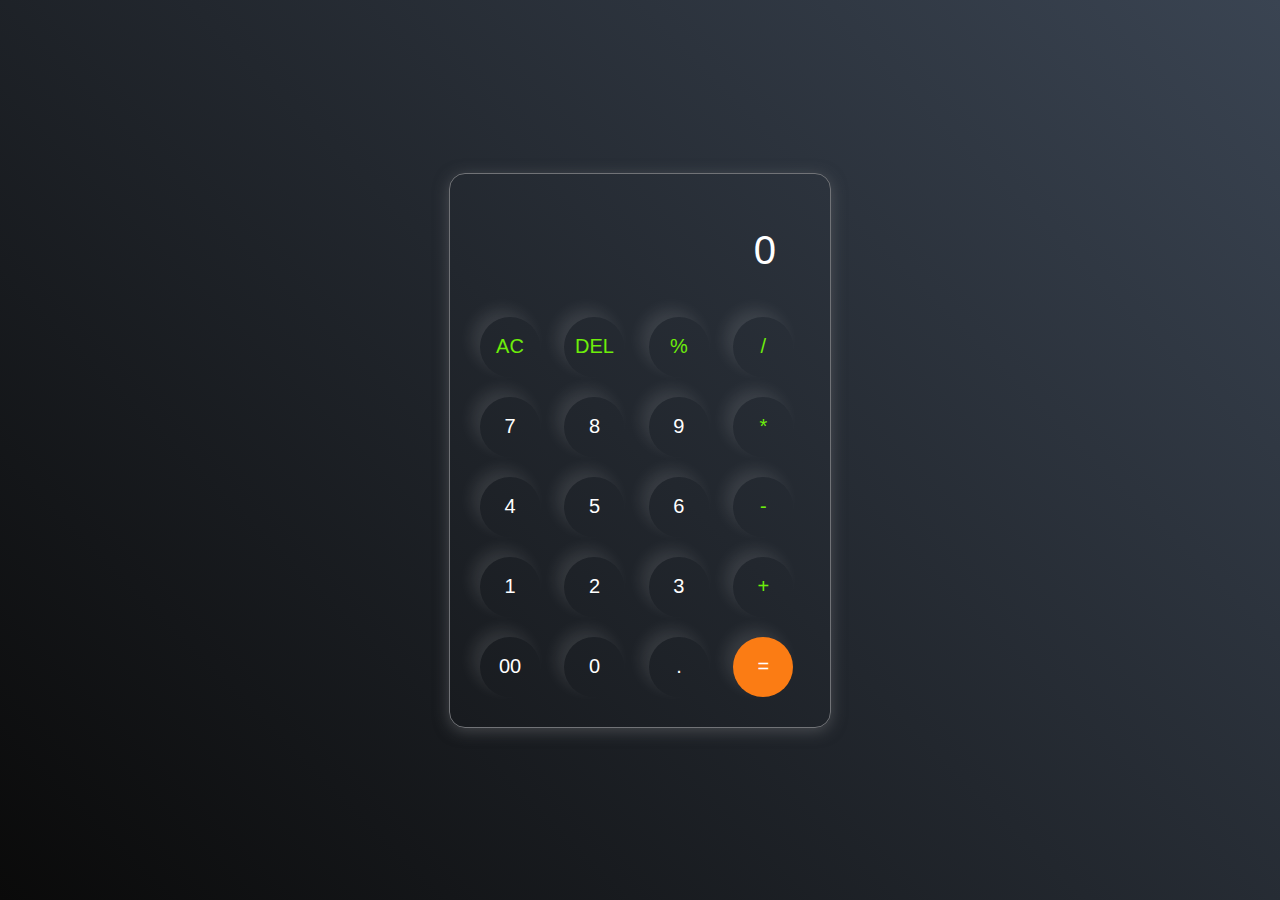
<file: Calculator/index.html>
<!DOCTYPE html>
<html lang="en">
  <head>
    <meta charset="UTF-8" />
    <meta http-equiv="X-UA-Compatible" content="IE=edge" />
    <meta name="viewport" content="width=device-width, initial-scale=1.0" />
    <title>Calculator</title>
    <link rel="stylesheet" href="style.css"> 
  </head>
  <body>
    <div class="container">
      <div class="calculator">
        <input type="text" id="inputBox" placeholder="0" />
        <div>
          <button class="button operator">AC</button>
          <button class="button operator">DEL</button>
          <button class="button operator">%</button>
          <button class="button operator">/</button>
        </div>
        <div>
          <button class="button">7</button>
          <button class="button">8</button>
          <button class="button">9</button>
          <button class="button operator">*</button>
        </div>
        <div>
          <button class="button">4</button>
          <button class="button">5</button>
          <button class="button">6</button>
          <button class="button operator">-</button>
        </div>
        <div>
          <button class="button">1</button>
          <button class="button">2</button>
          <button class="button">3</button>
          <button class="button operator">+</button>
        </div>

        <div>
          <button class="button">00</button>
          <button class="button">0</button>
          <button class="button">.</button>
          <button class="button equalBtn">=</button>
        </div>
      </div>
    </div>
<script src="script.js"></script>
</body>
</html>
</file>
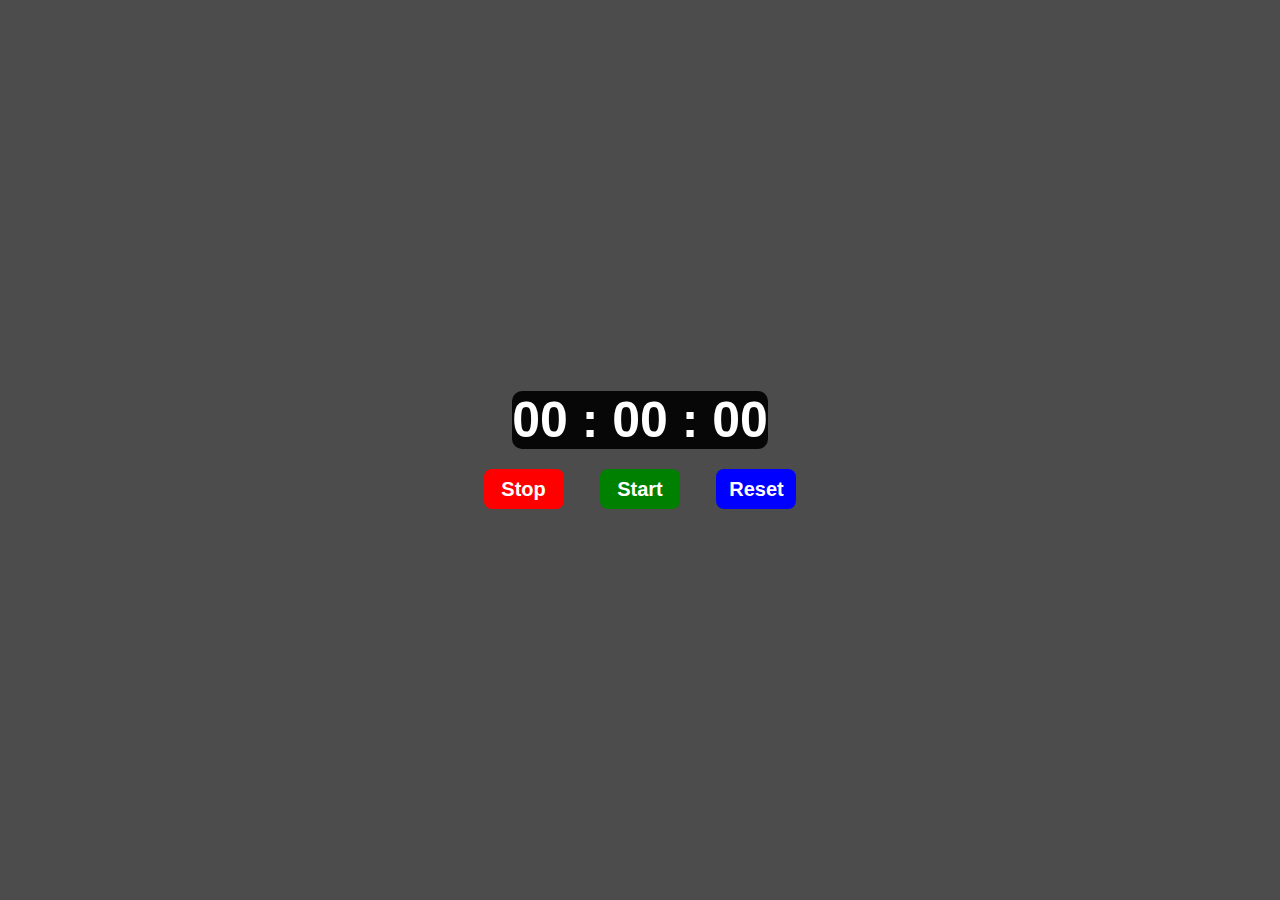
<file: Countdown_Timer/index.html>
<!DOCTYPE html>
<html lang="en">
<head>
    <meta charset="UTF-8">
    <meta name="viewport" content="width=device-width, initial-scale=1.0">
    <title>Document</title>
    <link rel="stylesheet" href="style.css">

</head>
<body>
    <div class="stopWatch">
        <div id="timerDisplay" class="timerDisplay">00 : 00 : 00 </div>
    </div>
        
    <div class="buttons">
        <button id="stopBtn" style="--clr:red" class="btn"> Stop </button>
        <button id="startBtn" style="--clr:green" class="btn"> Start </button>
        <button id="resetBtn" style="--clr:blue" class="btn"> Reset </button>
    </div>
<script src="script.js"></script>
</body>
</html>
</file>
<file: Calculator/style.css>
*{
    margin: 0;
    padding: 0;
    box-sizing: border-box;
    font-family: 'Poppins', sans-serif;
}

body{
    width: 100%;
    height: 100vh;
    display: flex;
    justify-content: center;
    align-items: center;
    background: linear-gradient(45deg, #0a0a0a, #3a4452);
}

.calculator{
    border: 1px solid #717377;
    padding: 20px;
    border-radius: 16px;
    background: transparent;
    box-shadow: 0px 3px 15px rgba(113, 115, 119, 0.5);

}

input{
    width: 320px;
    border: none;
    padding: 24px;
    margin: 10px;
    background: transparent;
    box-shadow: 0px 3px 15px rgbs(84, 84, 84, 0.1);
    font-size: 40px;
    text-align: right;
    cursor: pointer;
    color: #ffffff;
}

input::placeholder{
    color: #ffffff;
}

button{
    border: none;
    width: 60px;
    height: 60px;
    margin: 10px;
    border-radius: 50%;
    background: transparent;
    color: #ffffff;
    font-size: 20px;
    box-shadow: -8px -8px 15px rgba(255, 255, 255, 0.1);
    cursor: pointer;
}

.equalBtn{
    background-color: #fb7c14;
}

.operator{
    color: #6dee0a;
}
</file>
<file: Countdown_Timer/style.css>
*{
  margin:0px;
  padding:0px;
  box-sizing:border-box;
  font-family:Verdana,Geneva,Tahoma,Sans-serif;
}

Body{
  background-color: rgba(0,0,0,0.7);
  color:white;
  display:flex;
  justify-content:center;
  align-items:center;
  min-height:100vh;
  flex-direction:column;    
}

.stopWatch{
  background-color: rgba(0,0,0,0.9);
  padding:20px,24px; 
  border-radius:10px;
}

.timerDisplay{
  font-size:50px;
  font-weight:600;
}

.buttons{
  margin-top:20px;
}

.btn{
  width: 80px;
  height: 40px;
  font-size:20px;
  font-weight: 600;
  color:white;
  background: none;
  border:none;
  background-color:var(--clr);
  padding:12px,24px;
  margin-inline:16px;
  border-radius:8px;
  cursor: pointer;
}
</file>
